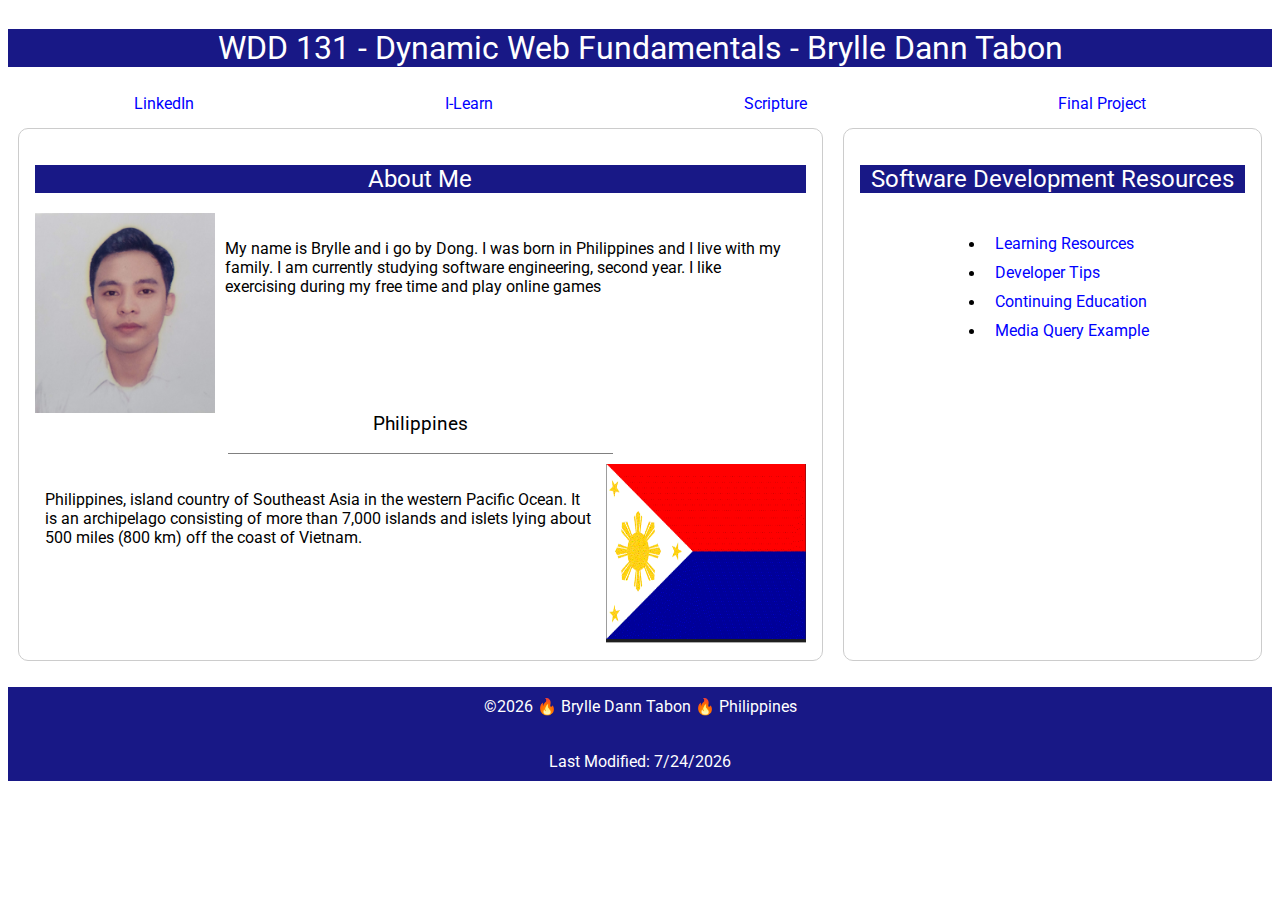
<file: index.html>
<!DOCTYPE html>
<html lang="en">
<head>
    <meta charset="UTF-8">
    <meta name="viewport" content="width=device-width, initial-scale=1.0">
    <meta name="author" content="Brylle Dann Tabon">
    <meta name="description" content="homepage about my personal information, my country and some resources">
    <title>WDD 131 - Dynamic Web Fundamentals - Brylle Dann Tabon</title>

    <link rel="stylesheet" href="week01/styles/base.css">

    <link rel="preconnect" href="https://fonts.googleapis.com">
    <link rel="preconnect" href="https://fonts.gstatic.com" crossorigin>
    <link href="https://fonts.googleapis.com/css2?family=Roboto:wght@100;400&display=swap" rel="stylesheet">

    <script src="week01/scripts/getdates.js" defer></script>
</head>

<body>
    <header>
        <h1>WDD 131 - Dynamic Web Fundamentals - Brylle Dann Tabon</h1>
        <nav>
            <a href="https://www.linkedin.com/in/brylle-dann-tabon-022158256/">LinkedIn</a>
            <a href="https://byui.instructure.com/">I-Learn</a>
            <a href="https://www.churchofjesuschrist.org/study/scriptures/bofm/1-ne/3?lang=eng">Scripture</a>
            <a href="#">Final Project</a>
        </nav>
    </header>

    <main>
        <div class="container">
                <section class="card">
                    <h2>About Me</h2>
                    <div class="name">
                        <img src="week01/images/profilePic(2).jpg" alt="profilePicture" width="180" height="200">
                        <p>My name is Brylle and i go by Dong. I was born in Philippines and I live with my family. I am currently studying software engineering, second year. I like exercising during my free time and play online games</p>
                    </div>  

                    <h3>Philippines</h3>
                    <div class="country">
                        <p>
                            Philippines, island country of Southeast Asia in the western Pacific Ocean. 
                            It is an archipelago consisting of more than 7,000 islands and islets lying about 500 miles 
                            (800 km) off the coast of Vietnam.
                        </p>
                        <img src="week01/images/philippinesflag.png" alt="Philippines Flag" width="200" height="180">
                    </div>
                </section>
         

        
            <section class="card">
                <h2>Software Development Resources</h2>
                <nav>
                    <ul>
                        <li><a href="https://medium.com/zee-palm/top-10-learning-resources-for-software-developers-673b147b7533">Learning Resources</a></li>
                        <li><a href="https://www.codementor.io/learn-programming/how-to-become-a-developer-resources">Developer Tips</a></li>
                        <li><a href="https://fullscale.io/blog/education-resources-for-software-developers/">Continuing Education</a></li>
                        <li><a href="week02/media-query.html">Media Query Example</a></li>
                    </ul>
                </nav>
            </section>
       
    </div>
    
    </main>
    
    <footer>
        <p><span id="copyrightYear"></span> 🔥 Brylle Dann Tabon 🔥 Philippines</p>
        <p><span id="lastModified"></span></p>
    </footer>

</body>
</html>
</file>
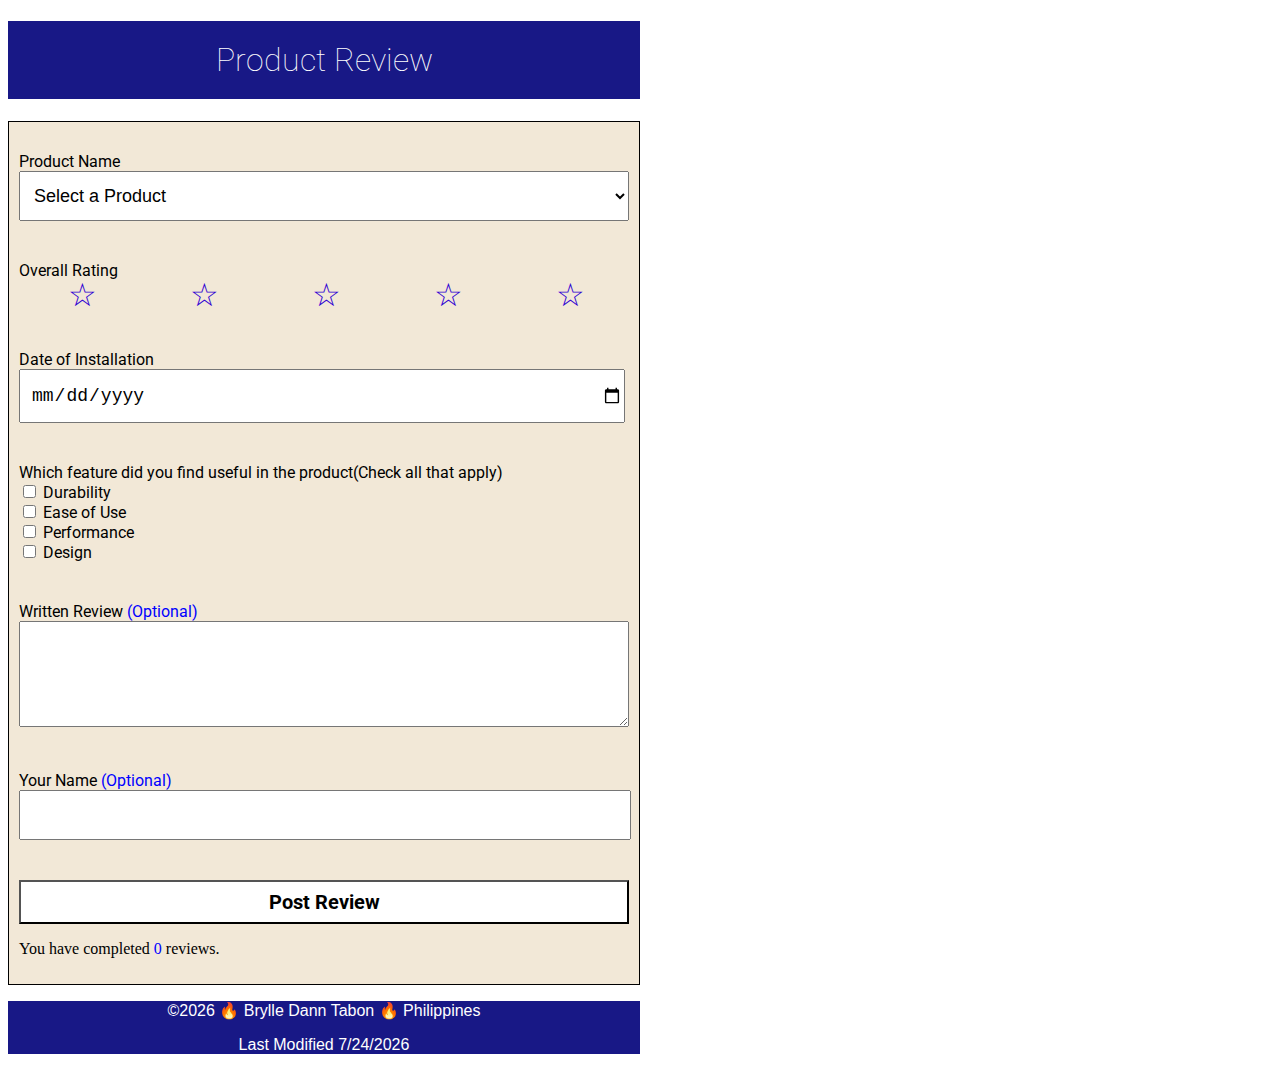
<file: form.html>
<!DOCTYPE html>
<html lang="en">
<head>
    <meta charset="UTF-8">
    <meta name="viewport" content="width=device-width, initial-scale=1.0">
    <title>Document</title>
    <meta name="author" content="Brylle Dann Tabon">
    <meta name="description" content="#">

    <script src="scripts/form.js" defer></script>
    
    <link rel="stylesheet" href="styles/form.css">
    <link rel="preconnect" href="https://fonts.googleapis.com">
    <link rel="preconnect" href="https://fonts.gstatic.com" crossorigin>
    <link href="https://fonts.googleapis.com/css2?family=Roboto:wght@100;400;500&display=swap" rel="stylesheet">
</head>
<body>
    <header>
        <h1>Product Review</h1>
    </header>

    <main>
        <form action="review.html" method="get" id="reviewForm">
            <label for="product-name" class="product">Product Name</label><br>
            <select id="product-name" name="product-name" required>
                <option selected disabled value="">Select a Product</option>
            </select><br>

            
            <label>Overall Rating</label>
            <div class="stars">
                <input type="radio" id="fivestar" name="stars" value="5" required><label for="fivestar"></label>
                <input type="radio" id="fourstar" name="stars" value="4" required><label for="fourstar"></label>
                <input type="radio" id="threestar" name="stars" value="3" required><label for="threestar"></label>
                <input type="radio" id="twostar" name="stars" value="2" required><label for="twostar"></label>
                <input type="radio" id="onestar" name="stars" value="1" required><label for="onestar"></label>
            </div>

            <label for="installDate">Date of Installation</label><br>
            <input type="date" id="installDate" name="installDate" required><br>
            
            <div class="feature">
                <label>Which feature did you find useful in the product(Check all that apply)</label><br>

                <input type="checkbox" id="feature1" name="feature1" value="durability">
                <label for="feature1">Durability</label><br>
                
                <input type="checkbox" id="feature2" name="feature2" value="ease of use">
                <label for="feature2">Ease of Use</label><br>

                <input type="checkbox" id="feature3" name="feature3" value="performance">
                <label for="feature3">Performance</label><br>

                <input type="checkbox" id="feature4" name="feature4" value="design">
                <label for="feature4">Design</label><br>
            </div>

            <label for="writtenReview">Written Review <span>(Optional)</span></label><br>
            <textarea id="writtenReview" name="writtenReview"></textarea><br>

            <label for="userName">Your Name <span>(Optional)</span></label><br>
            <input type="text" id="userName" name="userName"><br>

            <input type="submit" value="Post Review">
            <p>You have completed <span id="reviews-completed"></span> reviews.</p>
        </form>
    </main>

    <footer>
        <p><span id="copyrightYear"></span> 🔥 Brylle Dann Tabon 🔥 Philippines</p>
        <p><span id="lastModified"></span></p>
    </footer>
</body>
</html>
</file>
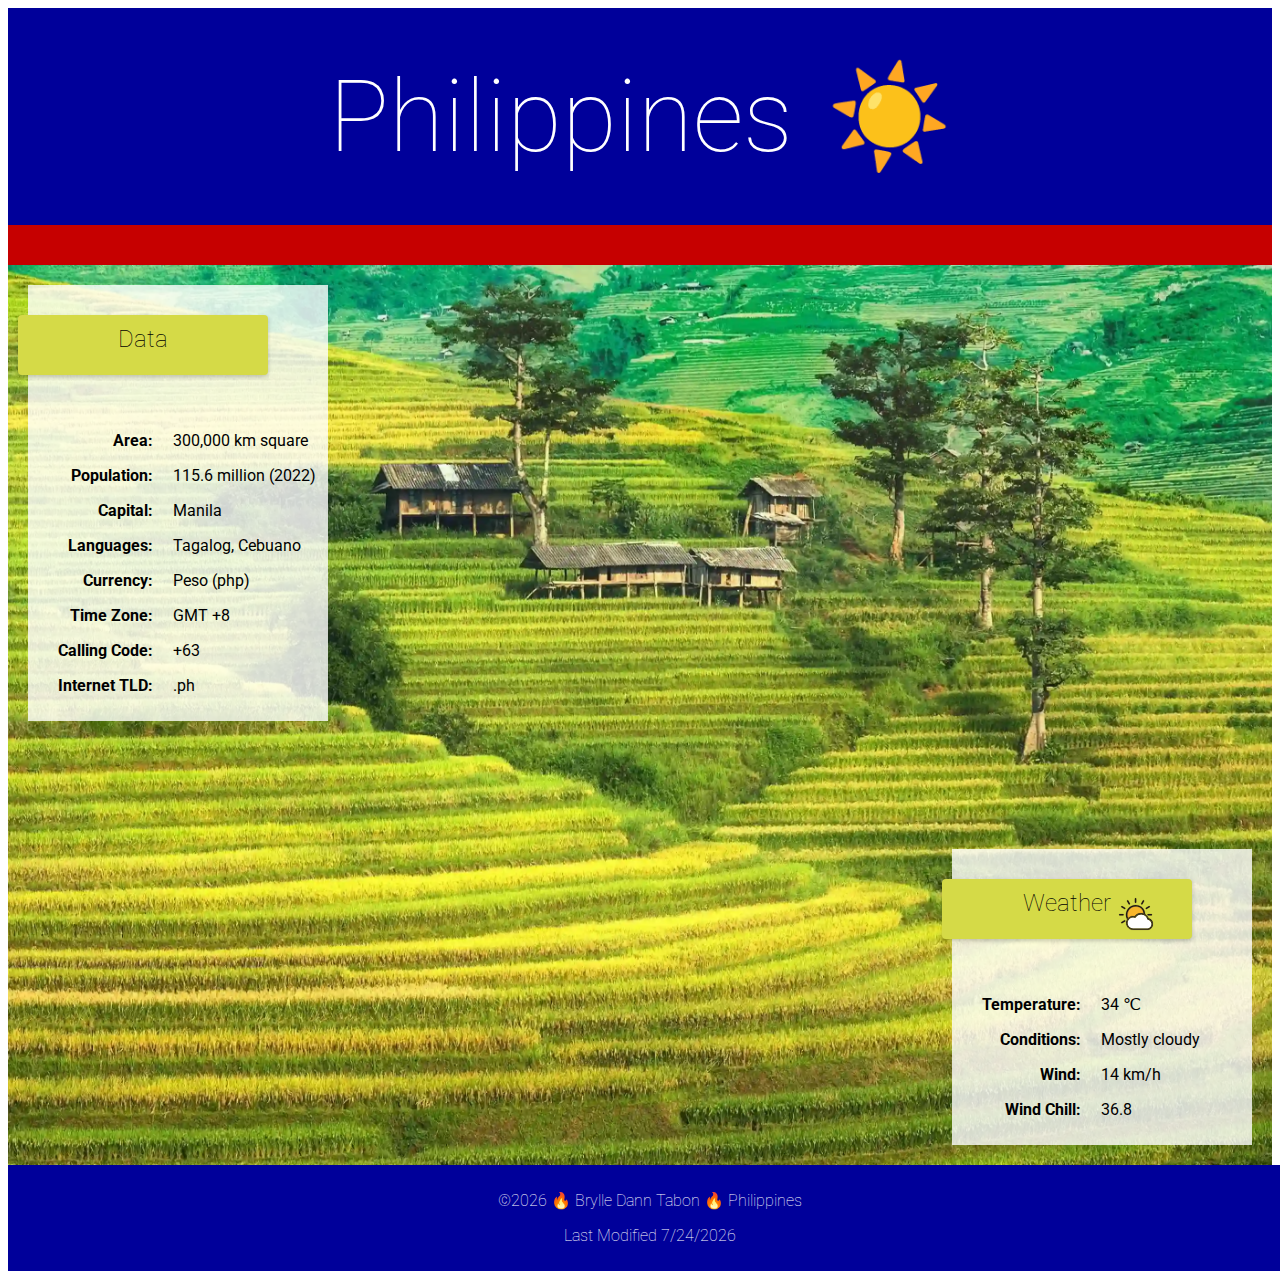
<file: place.html>
<!DOCTYPE html>
<html lang="en">
<head>
    <meta charset="UTF-8">
    <meta name="viewport" content="width=device-width, initial-scale=1.0">
    <title>Document</title>
    <meta name="author" content="Brylle Dann Tabon">
    <meta name="description" content="country webpage">

    <link rel="stylesheet" href="styles/place.css">
    <link rel="stylesheet" href="styles/place-small-view.css">
    <link rel="stylesheet" href="styles/place-wide-view.css">
    <script src="scripts/place.js" defer></script>
    <link rel="preconnect" href="https://fonts.googleapis.com">
    <link rel="preconnect" href="https://fonts.gstatic.com" crossorigin>
    <link href="https://fonts.googleapis.com/css2?family=Roboto:wght@100;400&display=swap" rel="stylesheet">
</head>
<body>
    <header>
        <h1>Philippines</h1>
    </header>
    <main>
        <div class="empty-space"> 

        </div>
        <div class="hero-image">
            <picture>
                <source srcset="images/wide-view-sample.webp" media="(min-width:700px)">
                <img src="images/portrait-view.webp" alt="portrait-view-rice-terraces">
            </picture>
            <aside>
                <h2>Data</h2>
                <div class="data-card">
                <div>
                    <p>Area:</p>
                    <p>Population:</p>
                    <p>Capital:</p>
                    <p>Languages:</p>
                    <p>Currency:</p>
                    <p>Time Zone:</p>
                    <p>Calling Code:</p>
                    <p>Internet TLD:</p>
                </div>
                <div class="second-div">
                    <p>300,000 km square</p>
                    <p>115.6 million (2022)</p>
                    <p>Manila</p>
                    <p>Tagalog, Cebuano</p>
                    <p>Peso (php)</p>
                    <p>GMT +8</p>
                    <p>+63</p>
                    <p>.ph</p>
                </div>
            </div>
            </aside>

            <aside>
            <div class="header-with-image">
                <h2>Weather <img src="images/1530391_weather_clouds_sun_sunny_icon.svg" alt="weather icon svg"></h2>
                <img src="images/clouds-img.png" alt="clouds-img" class="weather-icon">
            </div>
            <div class="data-card">
                <div>
                    <p>Temperature:</p>
                    <p>Conditions:</p>
                    <p>Wind:</p>
                    <p>Wind Chill:</p>
                </div>
                <div class="second-div">
                    <p>34 ℃</p>
                    <p>Mostly cloudy</p>
                    <p>14 km/h</p>
                    <p><span id='windchill'></span></p>
                </div>
            </div>
            </aside>
        </div>
    </main>

    <footer>
        <p><span id="copyrightYear"></span> 🔥 Brylle Dann Tabon 🔥 Philippines</p>
        <p><span id="lastModified"></span></p>
    </footer>
</body>
</html>
</file>
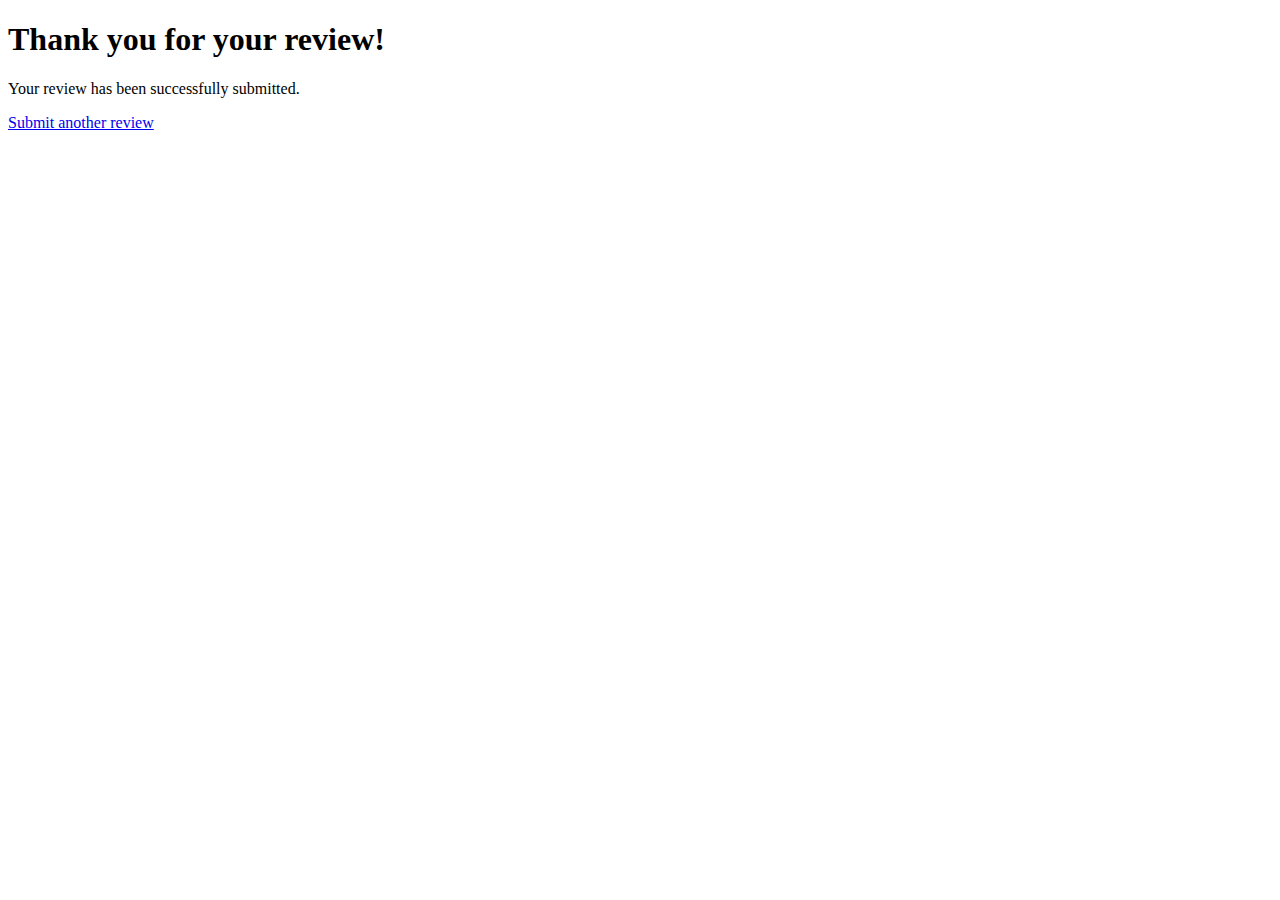
<file: review.html>
<!DOCTYPE html>
<html lang="en">
<head>
    <meta charset="UTF-8">
    <meta name="viewport" content="width=device-width, initial-scale=1.0">
    <title>Review Submitted</title>
</head>
<body>
    <h1>Thank you for your review!</h1>
    <p>Your review has been successfully submitted.</p>
    <a href="form.html">Submit another review</a>
</body>
</html>
</file>
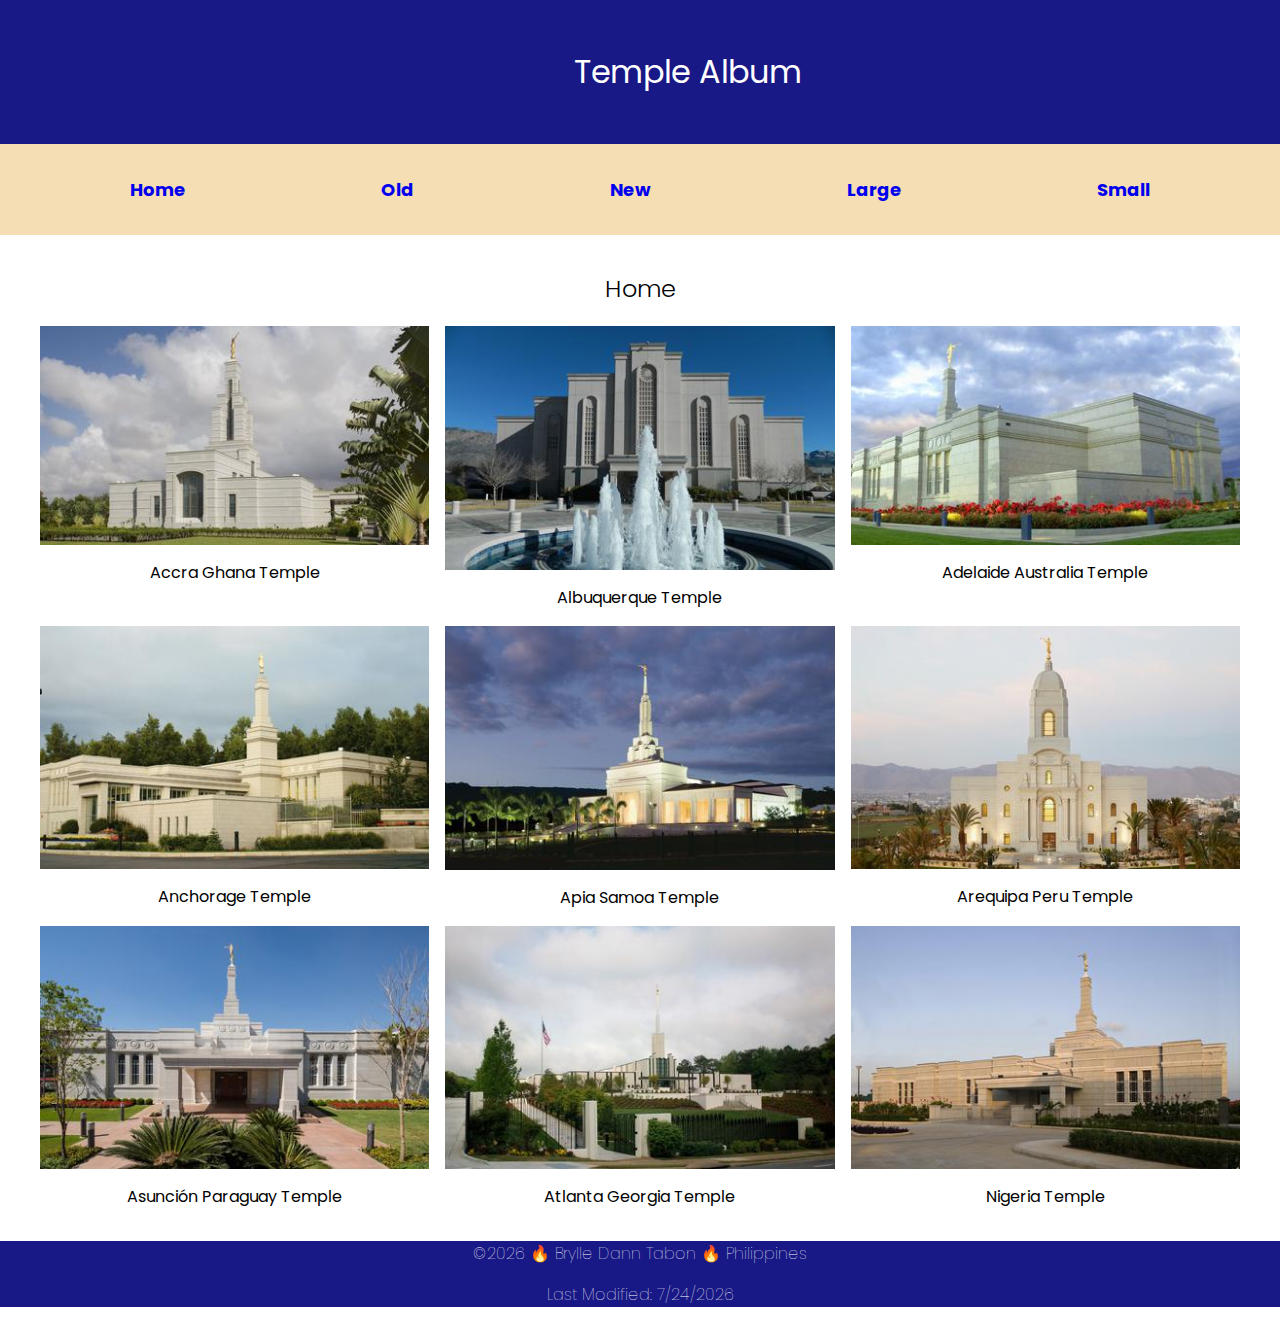
<file: temples.html>
<!DOCTYPE html>
<html lang="en">
<head>
    <meta charset="UTF-8">
    <meta name="viewport" content="width=device-width, initial-scale=1.0">
    <title>Temple Album</title>
    <meta name="author" content="Brylle Dann Tabon">
    <meta name="description" content="temples">

    <link rel="stylesheet" href="styles/temples.css">
    <link rel="stylesheet" href="styles/temples-large.css">

    <script src="scripts/temples.js" defer></script>

    <link rel="preconnect" href="https://fonts.googleapis.com">
    <link rel="preconnect" href="https://fonts.gstatic.com" crossorigin>
    <link href="https://fonts.googleapis.com/css2?family=Montserrat:ital,wght@0,100..900;1,100..900&family=Poppins:wght@300;400;700&family=Roboto:ital,wght@0,100;0,300;0,400;0,500;0,700;0,900;1,100;1,300;1,400;1,500;1,700;1,900&display=swap" rel="stylesheet">
</head>
<body>
    <header>
        <h1>Temple Album</h1>
        <nav id="menu">
            <span class="menu-icon" onclick="toggleMenu()">☰</span>
            <ul>
                <li><a href="#">Home</a></li>
                <li><a href="#">Old</a></li>
                <li><a href="#">New</a></li>
                <li><a href="#">Large</a></li>
                <li><a href="#">Small</a></li>
            </ul>
        </nav>
    </header>

    <main>
        <h2>Home</h2>
        <div class="templeImages">
            <figure>
                <img src="week02/images/Accra-Ghana-Temple.jpg" alt="Temple 1" width="300" height="200">
                <figcaption>Accra Ghana Temple</figcaption> 
            </figure>

            <figure>
                <img src="week02/images/albuquerque-temple.jpg" alt="Temple 2" width="300" height="200">
                <figcaption>Albuquerque Temple</figcaption> 
            </figure>

            <figure>
                <img src="week02/images/adelaide-australia-Temple.jpg" alt="Temple 3" width="300" height="200">
                <figcaption>Adelaide Australia Temple</figcaption> 
            </figure>

            <figure>
                <img src="week02/images/anchorage-temple.jpg" alt="Temple 4" width="300" height="200">
                <figcaption>Anchorage Temple</figcaption> 
            </figure>

            <figure>
                <img src="week02/images/apia-samoa-temple.jpg" alt="Temple 5" width="300" height="200">
                <figcaption>Apia Samoa Temple</figcaption> 
            </figure>

            <figure>
                <img src="week02/images/Arequipa-Peru-Temple.jpeg" alt="Temple 6" width="300" height="200">
                <figcaption>Arequipa Peru Temple</figcaption> 
            </figure>

            <figure>
                <img src="week02/images/Asunción-Paraguay-Temple.jpeg" alt="Temple 7" width="300" height="200">
                <figcaption>Asunción Paraguay Temple</figcaption> 
            </figure>

            <figure>
                <img src="week02/images/atlanta-georgia-temple.jpg" alt="Temple 8" width="300" height="200">
                <figcaption>Atlanta Georgia Temple</figcaption> 
            </figure>

            <figure>
                <img src="week02/images/nigeria-temple.jpg" alt="Temple 9" width="300" height="200">
                <figcaption>Nigeria Temple</figcaption> 
            </figure>
        </div>
    </main>

    <footer>
        <p><span id="copyrightYear"></span> 🔥 Brylle Dann Tabon 🔥 Philippines</p>
        <p><span id="lastModified"></span></p>
    </footer>
</body>
</html>
</file>
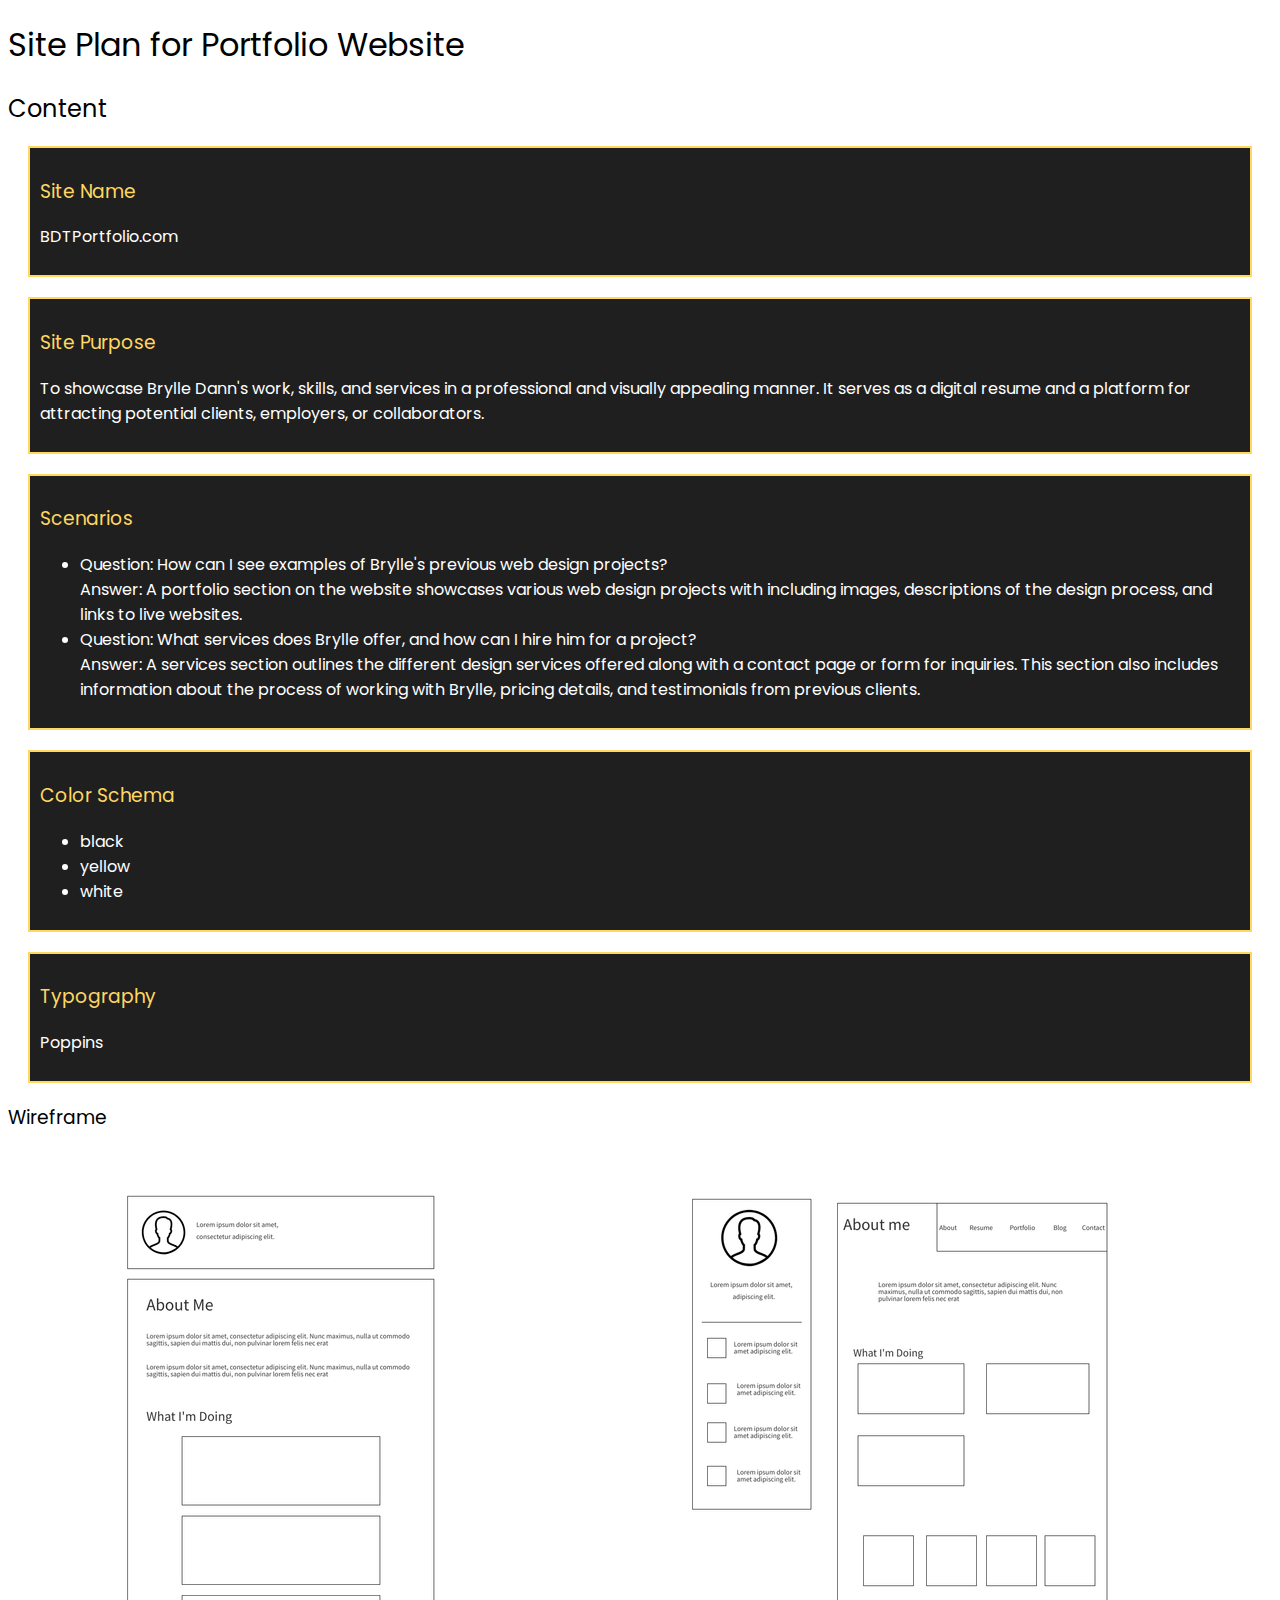
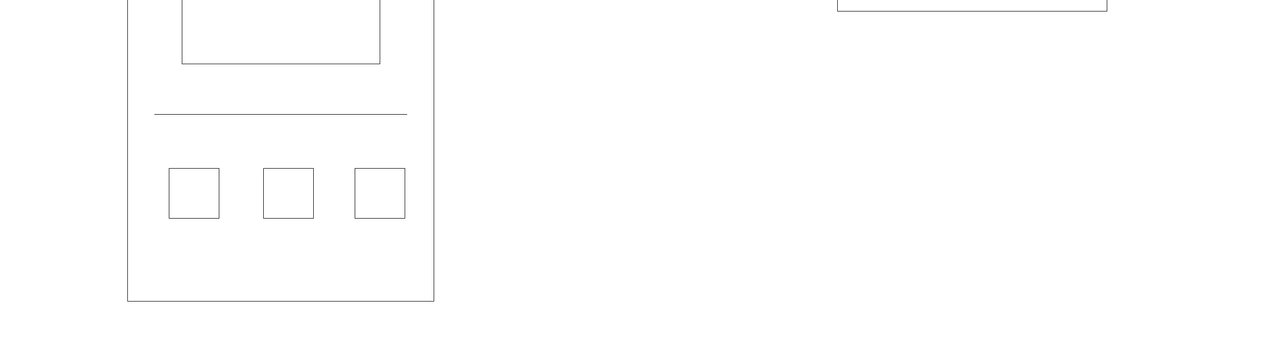
<file: project/siteplan.html>
<!DOCTYPE html>
<html lang="en">
<head>
    <meta charset="UTF-8">
    <meta name="viewport" content="width=device-width, initial-scale=1.0">
    <title>BDTPortfolio.com</title>
    <meta name="Author" content="Brylle Dann Tabon">
    <meta name="Description" content="Site Plan">
    <link rel="stylesheet" href="siteplan.css">
    <link rel="preconnect" href="https://fonts.googleapis.com">
    <link rel="preconnect" href="https://fonts.gstatic.com" crossorigin>
    <link href="https://fonts.googleapis.com/css2?family=Poppins&display=swap" rel="stylesheet">
</head>
<body>
    <header>
        <h1>Site Plan for Portfolio Website</h1>
    </header>

    <main>
        <h2>Content</h2>

        <div>
        <h3>Site Name</h3>
        <p>BDTPortfolio.com</p>
        </div>

        <div>
        <h3>Site Purpose</h3>
        <p>To showcase Brylle Dann's work, skills, and services in a professional and visually appealing manner.
             It serves as a digital resume and a platform for attracting potential clients, employers, or collaborators. </p>
        </div>

        <div>
            <h3>Scenarios</h3>
            <ul>
              <li>
                <strong>Question:</strong> How can I see examples of Brylle's previous web design projects?
                <br>
                <strong>Answer:</strong> A portfolio section on the website showcases various web design projects with including images, descriptions of the design process, and links to live websites.
              </li>
              <li>
                <strong>Question:</strong> What services does Brylle offer, and how can I hire him for a project?
                <br>
                <strong>Answer:</strong> A services section outlines the different design services offered along with a contact page or form for inquiries. This section also includes information about the process of working with Brylle, pricing details, and testimonials from previous clients.
              </li>
            </ul>
          </div>
          

        <div>
        <h3>Color Schema</h3>
        <ul>
            <li>black</li>
            <li>yellow</li>
            <li>white</li>
        </ul>
        </div>

        <div>
        <h3>Typography</h3>
        <p>Poppins</p>

        </div>
        <h3>Wireframe</h3>
        <img src="images/mobile-view-portf.webp" alt="mobile view" class="firstImg">
        <img src="images/wideveiw-portfolio.webp" alt="wide view" class="secondImg">
    </main>

    <footer></footer>
</body>
</html>
</file>
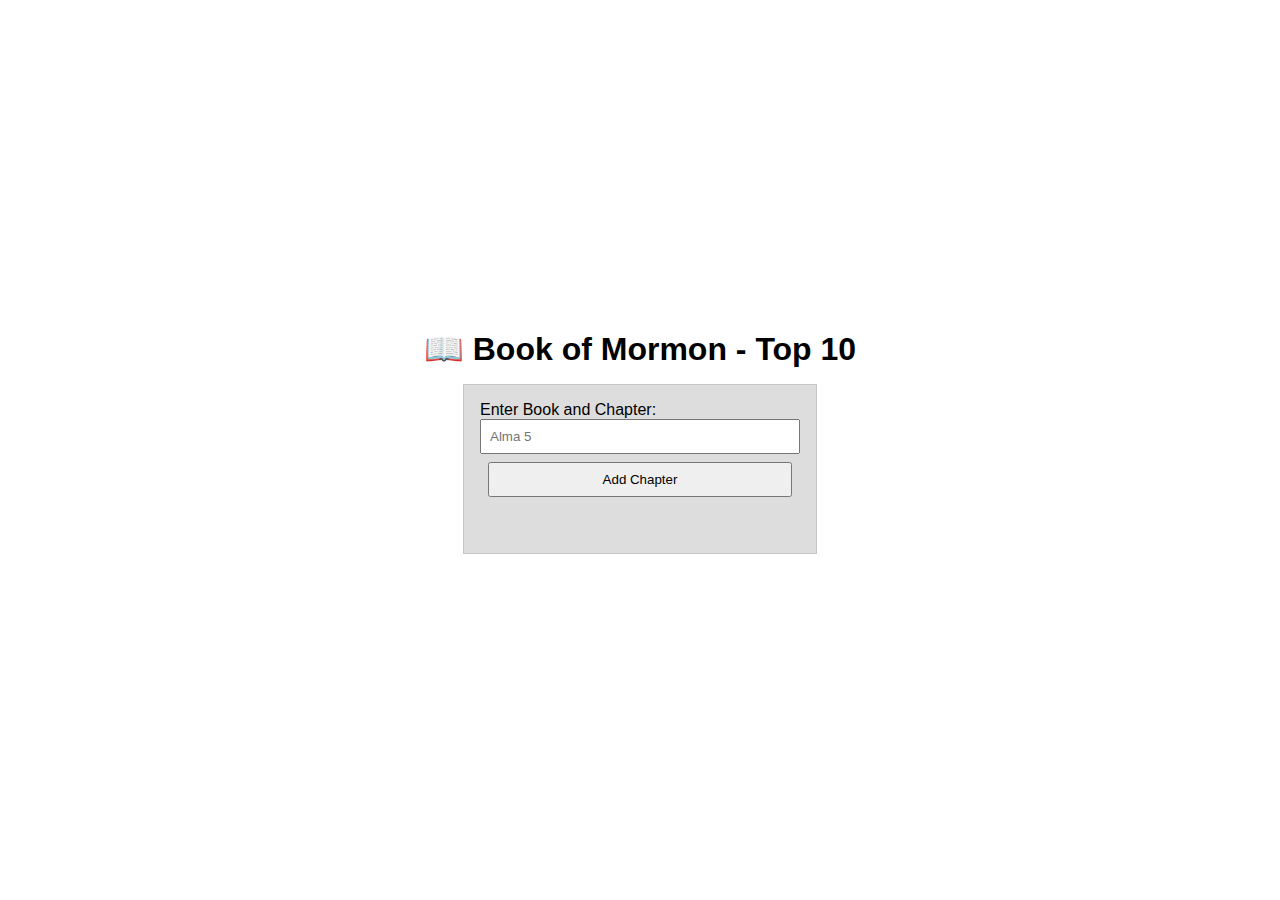
<file: week02/bom.html>
<!DOCTYPE html>
<html lang="en">
    <head>
        <meta charset="UTF-8">
        <meta name="viewport" content="width=device-width, initial-scale=1.0">
        <title>Document</title>
        <meta name="author" content="Brylle Dann Tabon">
        <meta name="description" content="Cook of mormon chapter - DOM manipulation">
        <link rel="stylesheet" href="styles/bom.css">
        <script src="scripts/bom.js" defer></script>
    </head>
    <body>
            <h1>📖 Book of Mormon - Top 10</h1>
        <main>
            <label for="favchap">Enter Book and Chapter: </label>
            <input type="text" id="favchap" placeholder="Alma 5">
            <button type="submit">Add Chapter</button>
            <ul id="list"></ul>
        </main>
    </body>
</html>
</file>
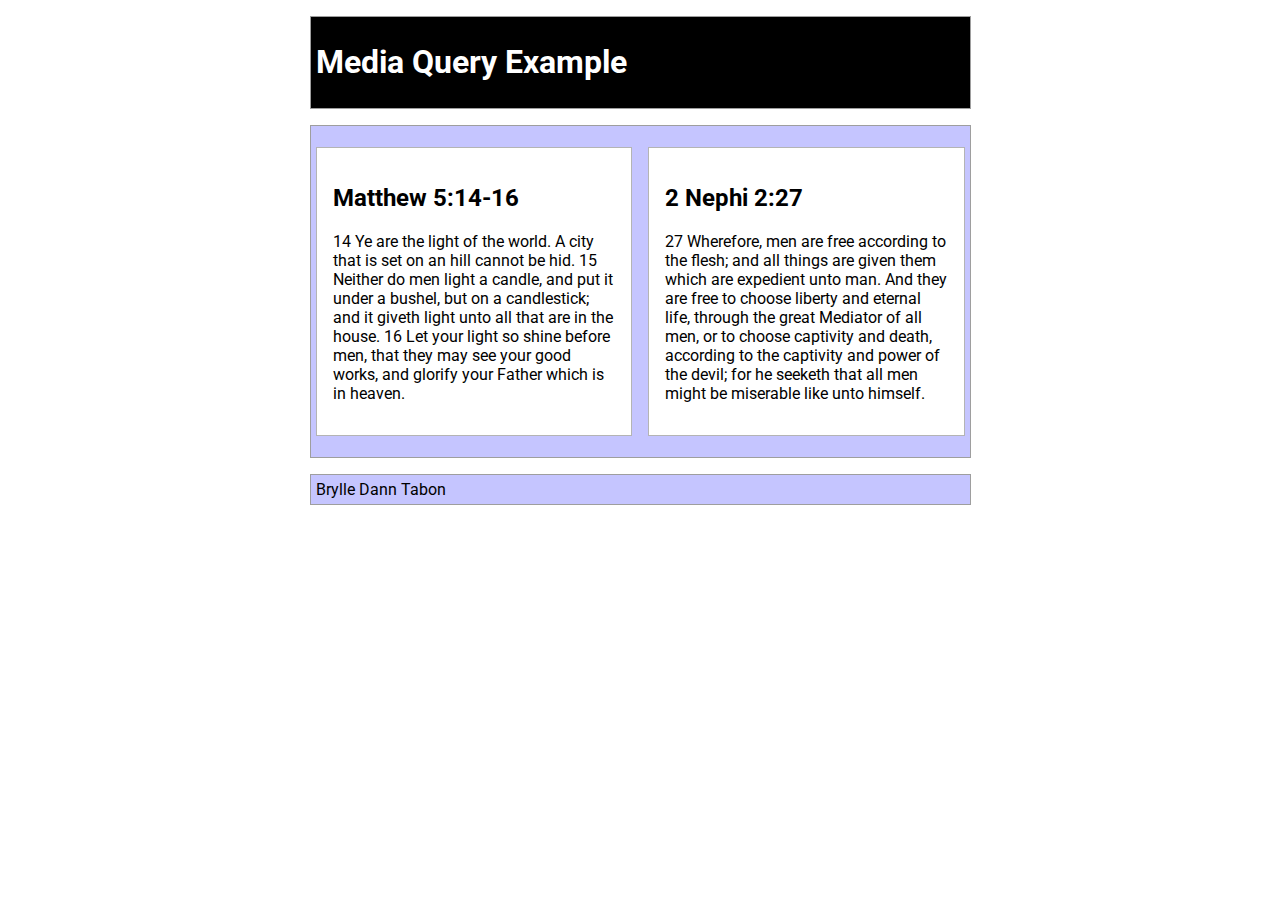
<file: week02/media-query.html>
<!DOCTYPE html>
<html lang="en">
<head>
    <meta charset="UTF-8">
    <meta name="viewport" content="width=device-width, initial-scale=1.0">
    <title>Document</title>
    <meta name="description" content="">
    <meta name="author" content="Brylle Dann Tabon">

    <link rel="preconnect" href="https://fonts.googleapis.com">
    <link rel="preconnect" href="https://fonts.gstatic.com" crossorigin>
    <link href="https://fonts.googleapis.com/css2?family=Roboto&display=swap" rel="stylesheet">

    <link rel="stylesheet" href="styles/media-query.css">
    <link rel="stylesheet" href="styles/media-query-large.css">
</head>
<body>
    <header>
        <h1>Media Query Example</h1>
    </header>

    <main>
        <section>
            <h2>Matthew 5:14-16</h2>
            <p>14 Ye are the light of the world. A city that is set on an hill cannot be hid.
                15 Neither do men light a candle, and put it under a bushel, but on a candlestick; and it giveth light unto all that are in the house.
                16 Let your light so shine before men, that they may see your good works, and glorify your Father which is in heaven.</p>
        </section>

        <section>
            <h2>2 Nephi 2:27</h2>
            <p>27 Wherefore, men are free according to the flesh; and all things are given them which are expedient unto man.
                 And they are free to choose liberty and eternal life, through the great Mediator of all men, 
                 or to choose captivity and death, according to the captivity and power of the devil; for he seeketh 
                 that all men might be miserable like unto himself.</p>
        </section>
    </main>
    <footer>
        Brylle Dann Tabon
    </footer>
</body>

</html>
</file>
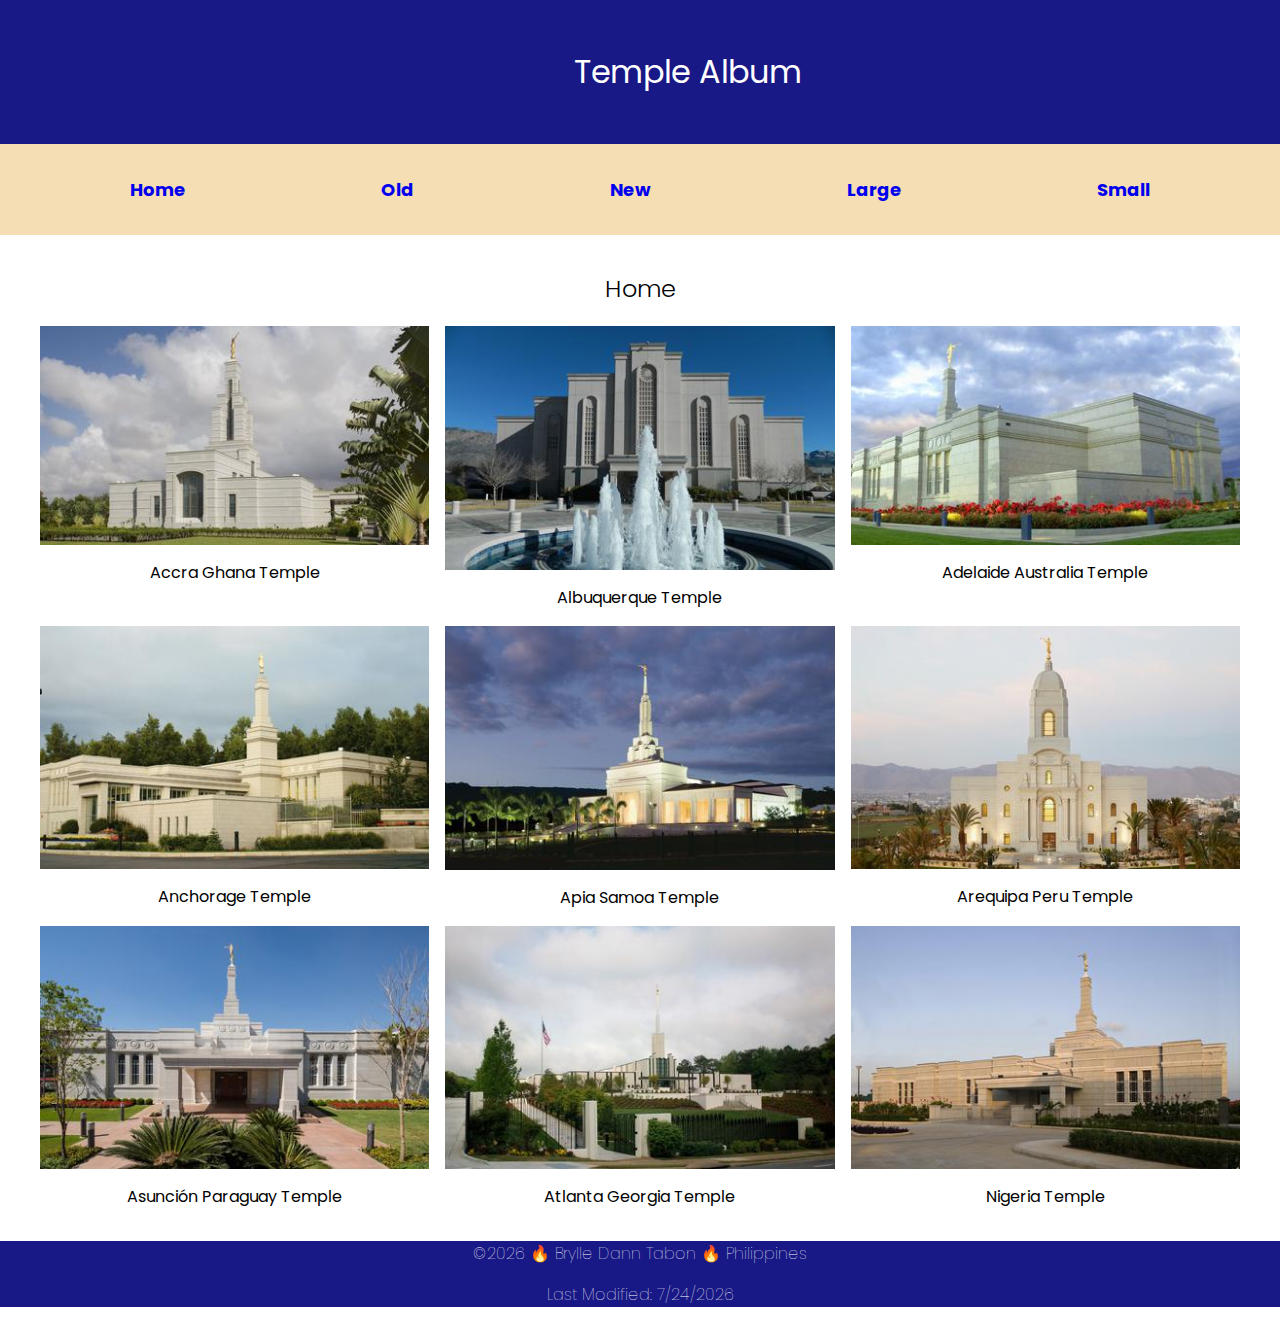
<file: week02/temples.html>
<!DOCTYPE html>
<html lang="en">
<head>
    <meta charset="UTF-8">
    <meta name="viewport" content="width=device-width, initial-scale=1.0">
    <title>Temple Album</title>
    <meta name="author" content="Brylle Dann Tabon">
    <meta name="description" content="temples">

    <link rel="stylesheet" href="styles/temples.css">
    <link rel="stylesheet" href="styles/temples-large.css">

    <script src="scripts/temples.js" defer></script>

    <link rel="preconnect" href="https://fonts.googleapis.com">
    <link rel="preconnect" href="https://fonts.gstatic.com" crossorigin>
    <link href="https://fonts.googleapis.com/css2?family=Montserrat:ital,wght@0,100..900;1,100..900&family=Poppins:wght@300;400;700&family=Roboto:ital,wght@0,100;0,300;0,400;0,500;0,700;0,900;1,100;1,300;1,400;1,500;1,700;1,900&display=swap" rel="stylesheet">
</head>
<body>
    <header>
        <h1>Temple Album</h1>
        <nav id="menu">
            <span class="menu-icon" onclick="toggleMenu()">☰</span>
            <ul>
                <li><a href="#">Home</a></li>
                <li><a href="#">Old</a></li>
                <li><a href="#">New</a></li>
                <li><a href="#">Large</a></li>
                <li><a href="#">Small</a></li>
            </ul>
        </nav>
    </header>

    <main>
        <h2>Home</h2>
        <div class="templeImages">
            <figure>
                <img src="images/Accra-Ghana-Temple.jpg" alt="Temple 1" width="300" height="200">
                <figcaption>Accra Ghana Temple</figcaption> 
            </figure>

            <figure>
                <img src="images/albuquerque-temple.jpg" alt="Temple 2" width="300" height="200">
                <figcaption>Albuquerque Temple</figcaption> 
            </figure>

            <figure>
                <img src="images/adelaide-australia-Temple.jpg" alt="Temple 3" width="300" height="200">
                <figcaption>Adelaide Australia Temple</figcaption> 
            </figure>

            <figure>
                <img src="images/anchorage-temple.jpg" alt="Temple 4" width="300" height="200">
                <figcaption>Anchorage Temple</figcaption> 
            </figure>

            <figure>
                <img src="images/apia-samoa-temple.jpg" alt="Temple 5" width="300" height="200">
                <figcaption>Apia Samoa Temple</figcaption> 
            </figure>

            <figure>
                <img src="images/Arequipa-Peru-Temple.jpeg" alt="Temple 6" width="300" height="200">
                <figcaption>Arequipa Peru Temple</figcaption> 
            </figure>

            <figure>
                <img src="images/Asunción-Paraguay-Temple.jpeg" alt="Temple 7" width="300" height="200">
                <figcaption>Asunción Paraguay Temple</figcaption> 
            </figure>

            <figure>
                <img src="images/atlanta-georgia-temple.jpg" alt="Temple 8" width="300" height="200">
                <figcaption>Atlanta Georgia Temple</figcaption> 
            </figure>

            <figure>
                <img src="images/nigeria-temple.jpg" alt="Temple 9" width="300" height="200">
                <figcaption>Nigeria Temple</figcaption> 
            </figure>
        </div>
    </main>

    <footer>
        <p><span id="copyrightYear"></span> 🔥 Brylle Dann Tabon 🔥 Philippines</p>
        <p><span id="lastModified"></span></p>
    </footer>
</body>
</html>
</file>
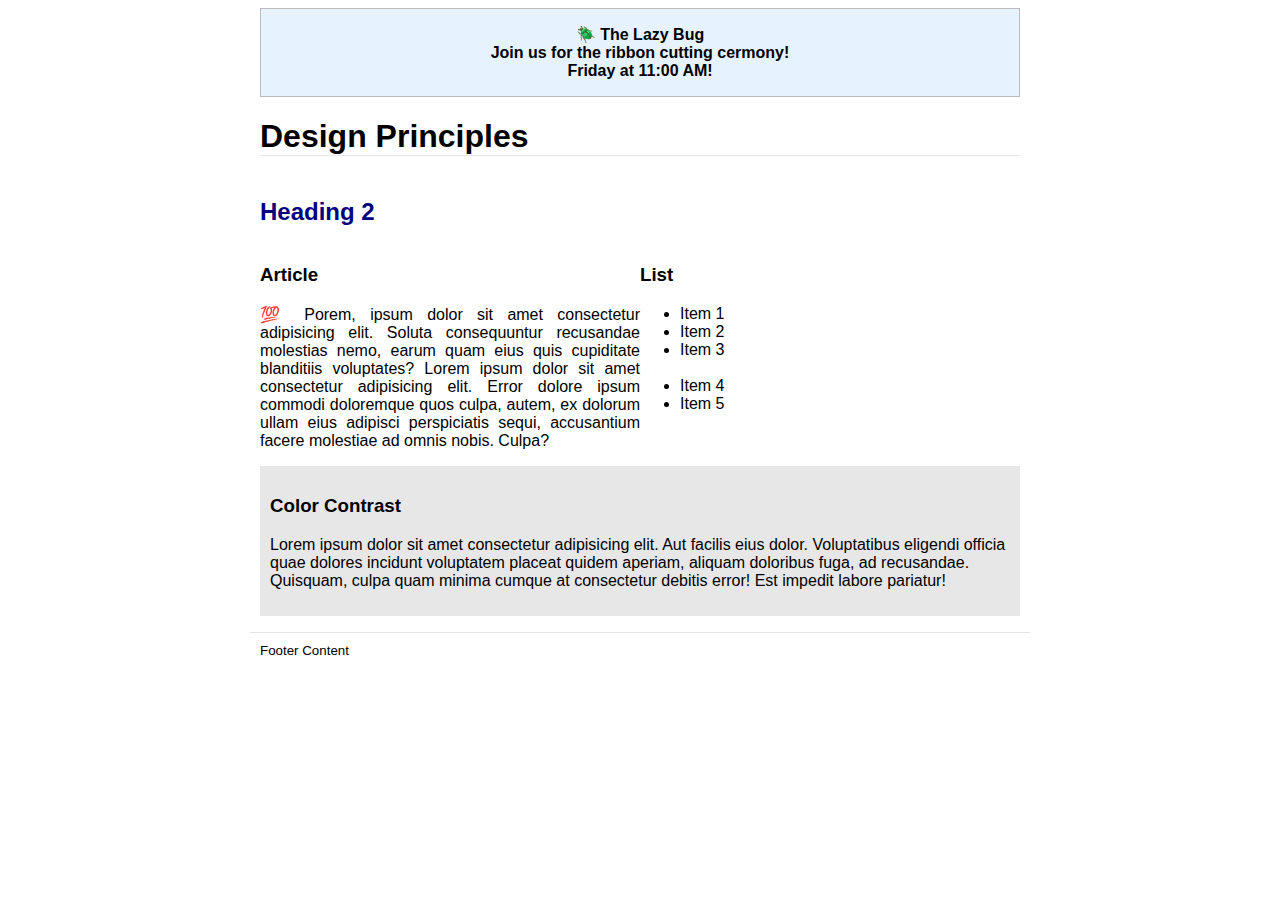
<file: week03/design.html>
<!DOCTYPE html>
<html lang="en">
<head>
    <meta charset="UTF-8">
    <meta name="viewport" content="width=device-width, initial-scale=1.0">
    <title>Document</title>
    <meta name="author" content="Brylle Dann Tabon">
    <meta name="description" content="design">

    <link rel="stylesheet" href="styles/design.css">
</head>
<body>
    <header>
        <div class="banner">🪲 The Lazy Bug<br>Join us for the ribbon cutting cermony!<br>Friday at 11:00 AM!</div>
        <h1>Design Principles</h1>
    </header>
    <main>
        <h2>Heading 2</h2>
        <section>
            <h3>Article</h3>
            <article>
                <p>💯 Porem, ipsum dolor sit amet consectetur adipisicing elit. Soluta consequuntur recusandae molestias nemo, earum quam eius quis cupiditate blanditiis voluptates? Lorem ipsum dolor sit amet consectetur adipisicing elit. Error dolore ipsum commodi doloremque quos culpa, autem, ex dolorum ullam eius adipisci perspiciatis sequi, accusantium facere molestiae ad omnis nobis. Culpa?</p>
            </article>
        </section>
        <section>
            <h3>List</h3>
            <ul>
                <li>Item 1</li>
                <li>Item 2</li>
                <li>Item 3<br><br></li>
                <li>Item 4</li>
                <li>Item 5</li>
            </ul>
        </section>
        <div class="callout">
            <h3>Color Contrast</h3>
            <p>Lorem ipsum dolor sit amet consectetur adipisicing elit. Aut facilis eius dolor. Voluptatibus eligendi officia quae dolores incidunt voluptatem placeat quidem aperiam, aliquam doloribus fuga, ad recusandae. Quisquam, culpa quam minima cumque at consectetur debitis error! Est impedit labore pariatur!</p>
        </div>
    </main>
    <footer>
        Footer Content
    </footer>
</body>
</html>
</file>
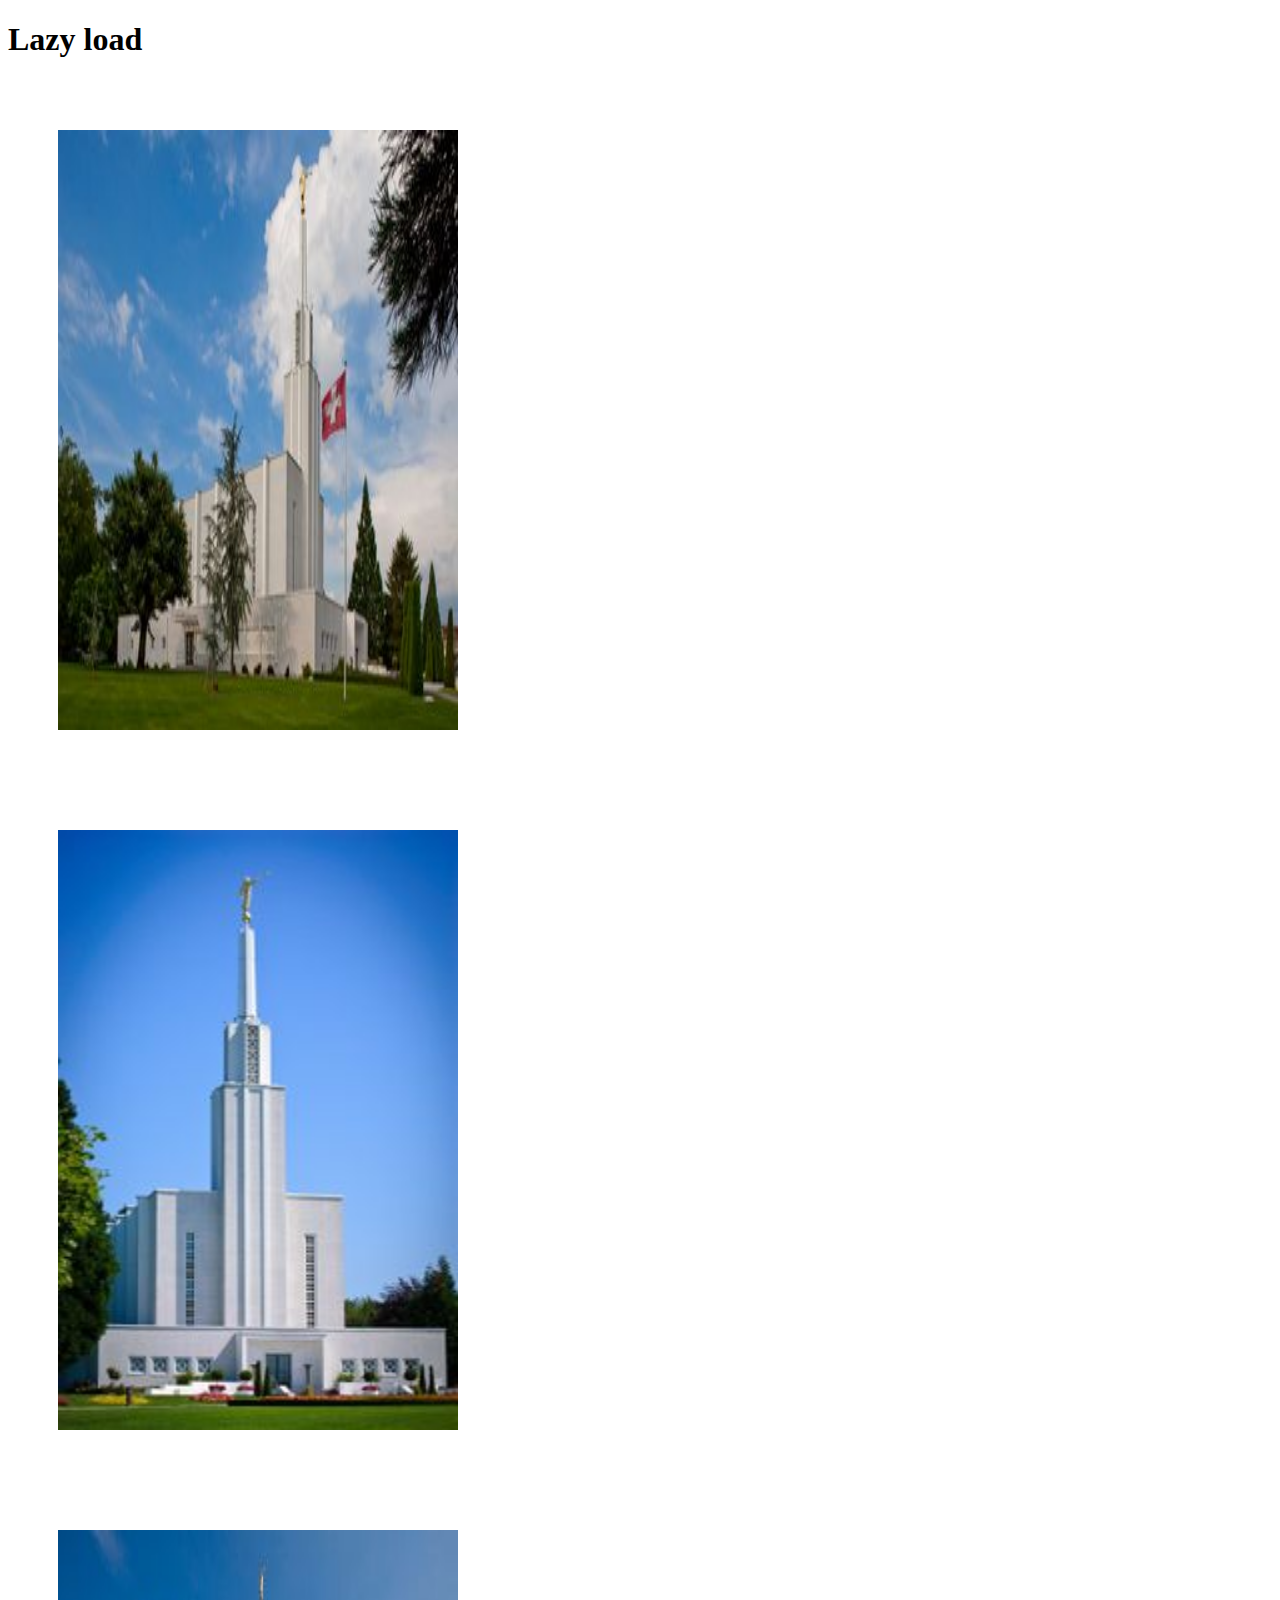
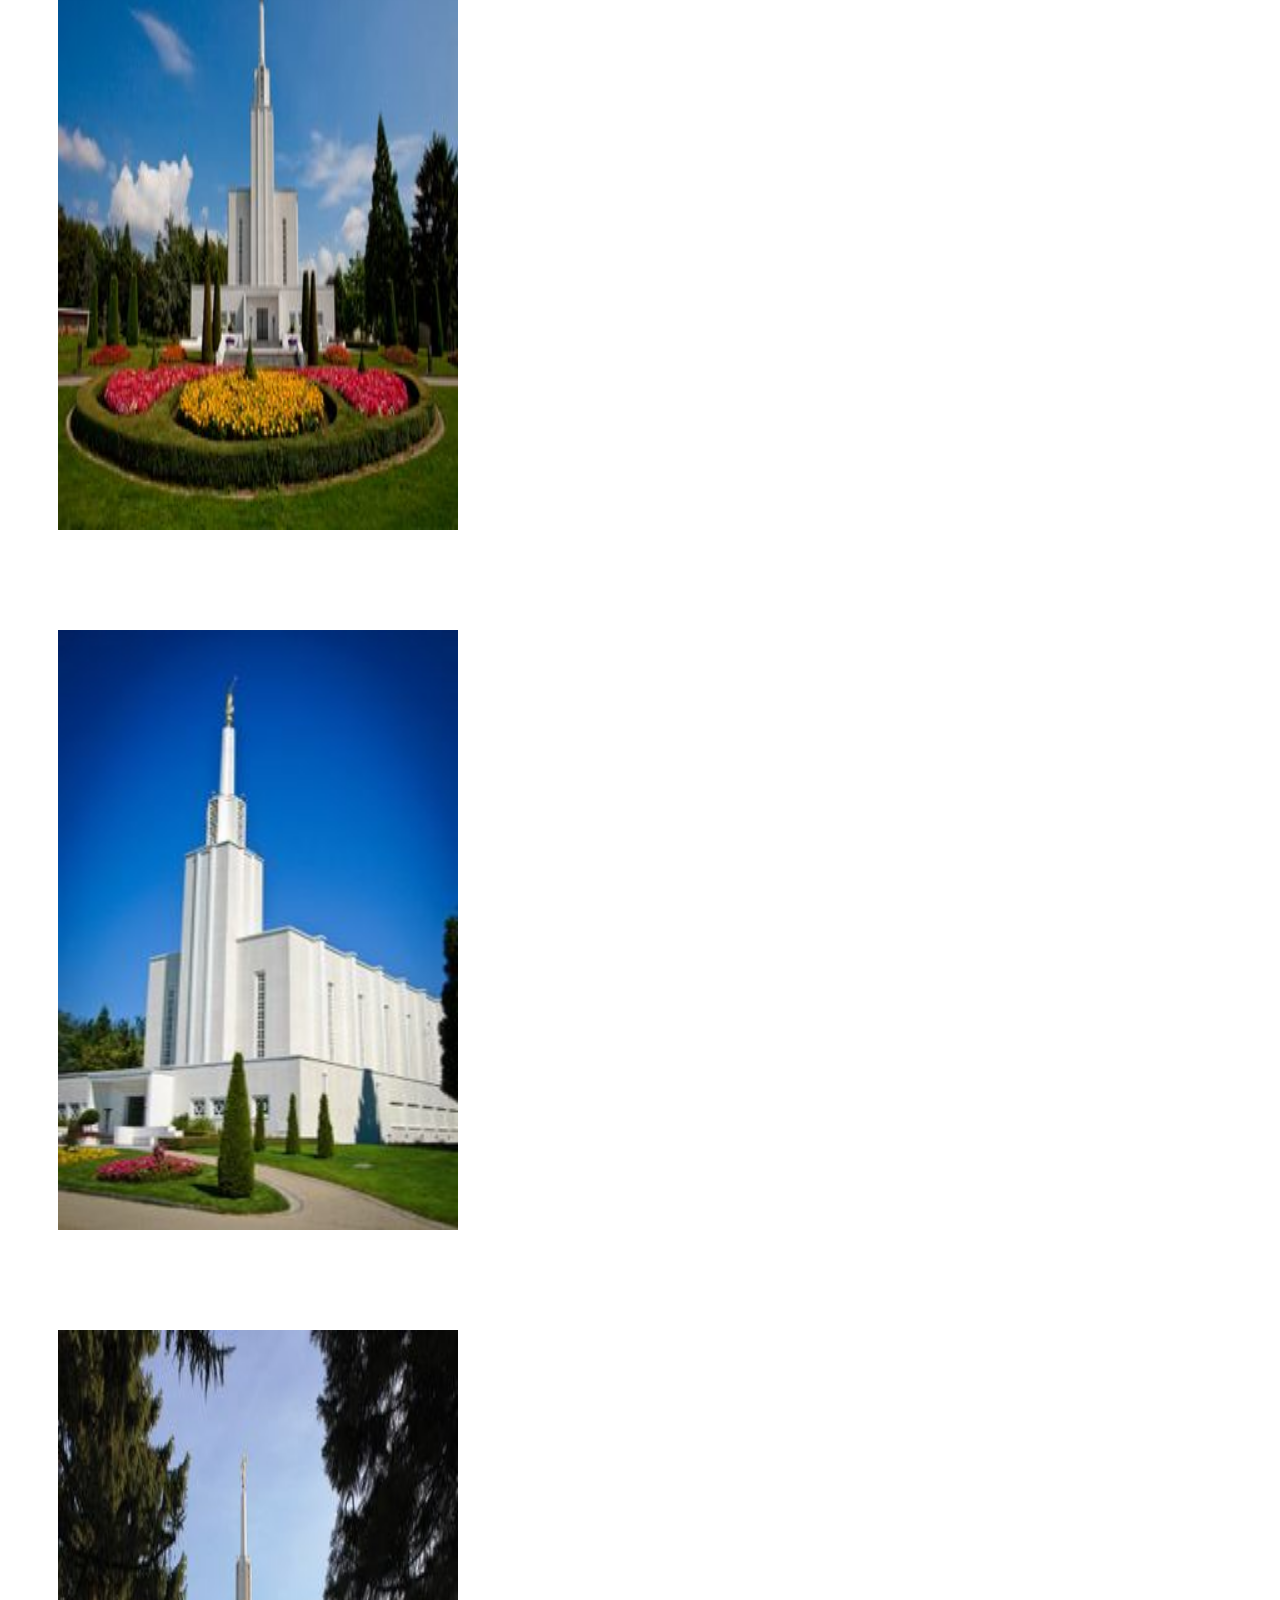
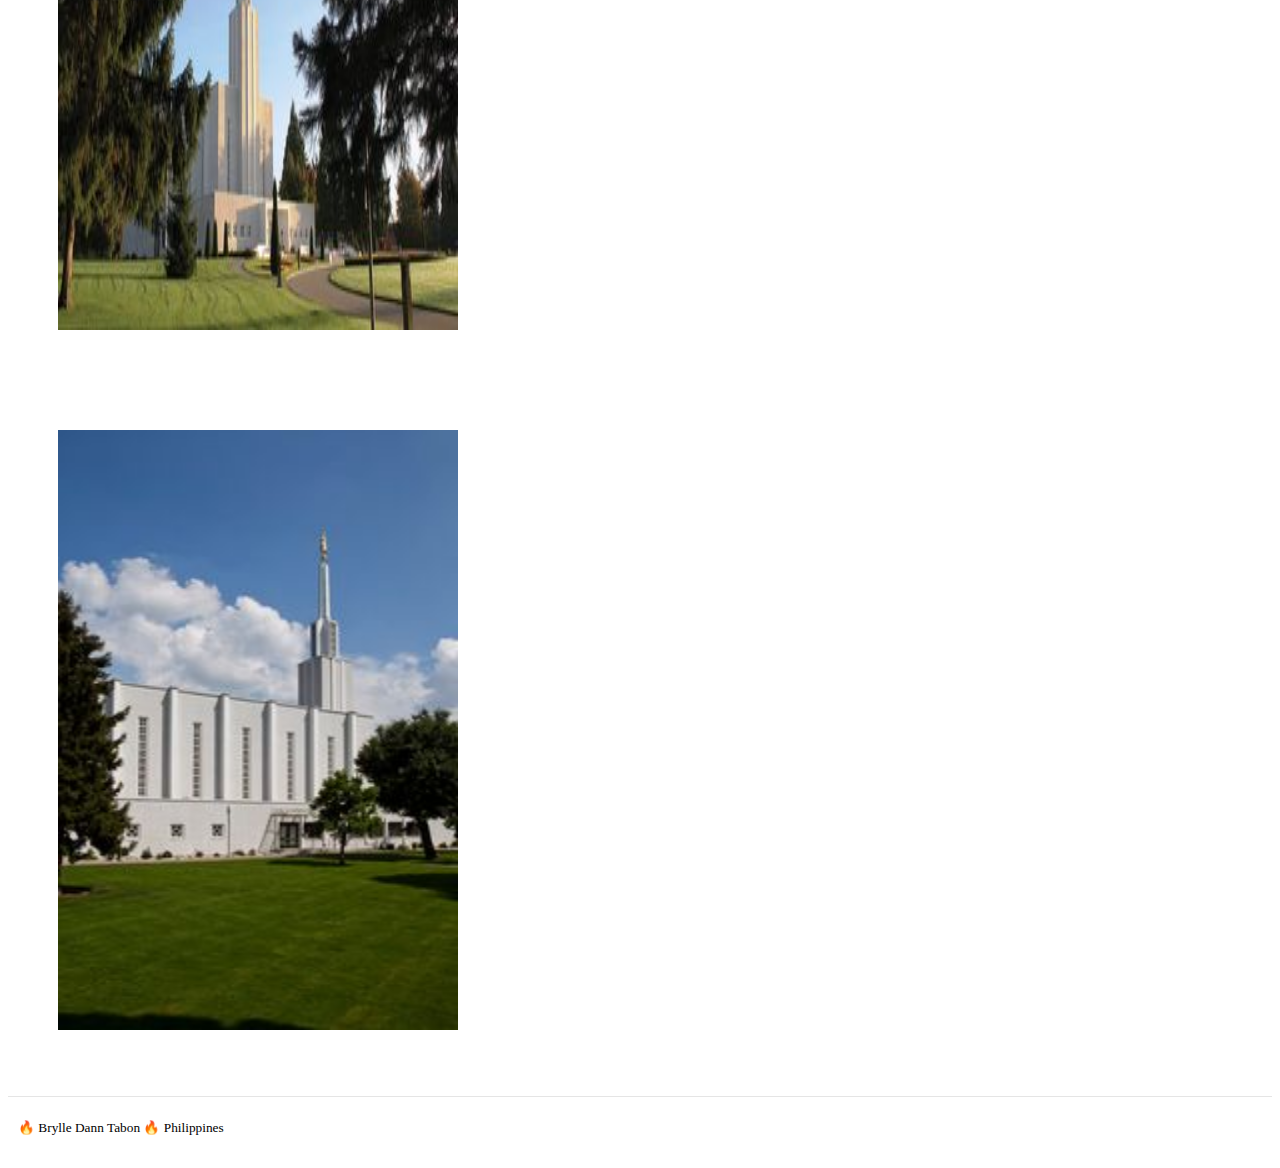
<file: week03/lazyload.html>
<!DOCTYPE html>
<html lang="en">
<head>
    <meta charset="UTF-8">
    <meta name="viewport" content="width=device-width, initial-scale=1.0">
    <title>Lazy Load</title>
    <link rel="stylesheet" href="styles/lazyload.css">
</head>
<body>
    <header>
        <h1>Lazy load</h1>
    </header>

    <main>
        <img src="images/img1.jpeg" alt="img1" loading="lazy">
        <img src="images/img2.jpeg" alt="img2" loading="lazy">
        <img src="images/img3.jpeg" alt="img3" loading="lazy">
        <img src="images/img4.jpeg" alt="img4" loading="lazy">
        <img src="images/img5.jpeg" alt="img5" loading="lazy">
        <img src="images/img6.jpeg" alt="img6" loading="lazy">
    </main>

    <footer>
        <p><span id="copyrightYear"></span> 🔥 Brylle Dann Tabon 🔥 Philippines</p>
        <p><span id="lastModified"></span></p>
    </footer>
</body>
</html>
</file>
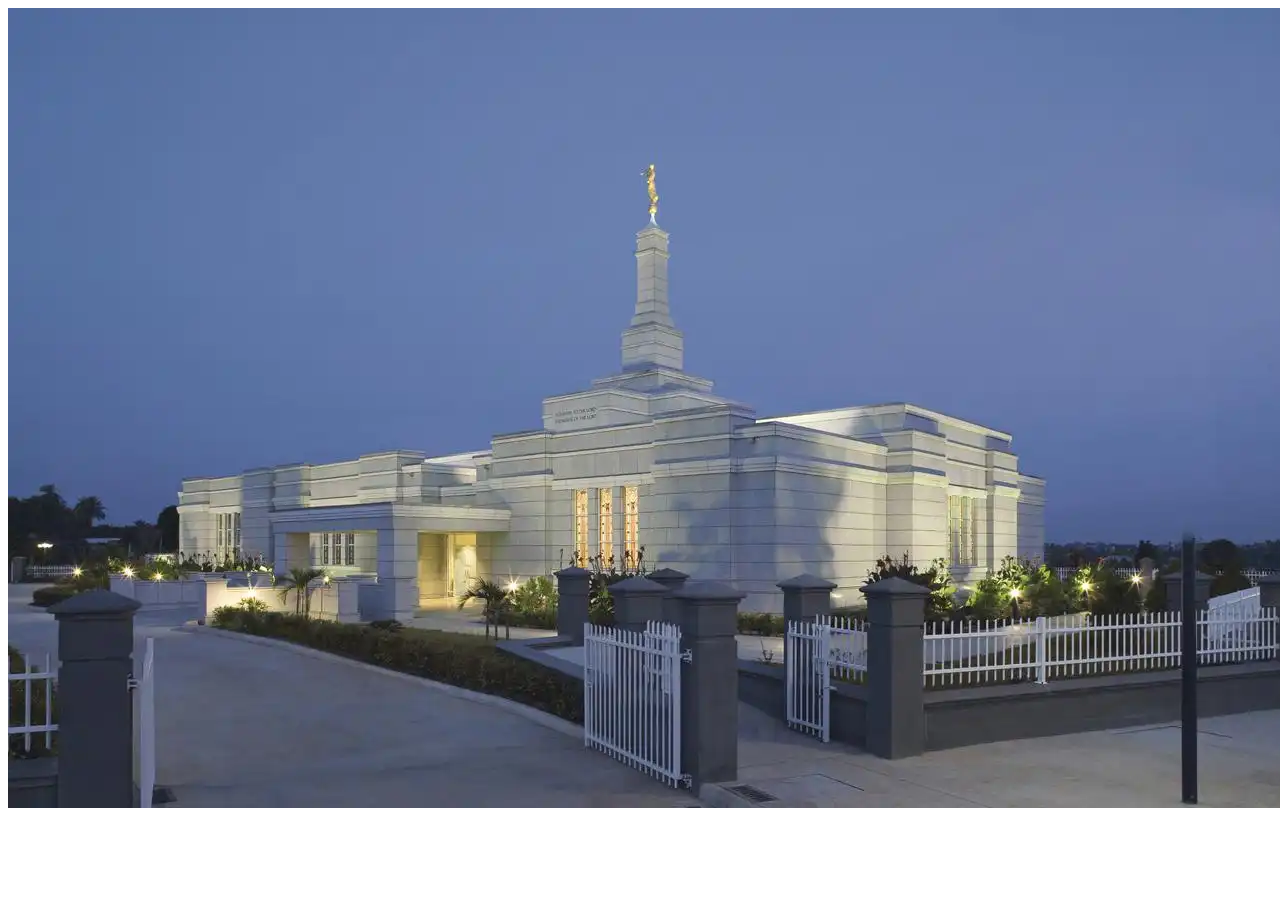
<file: week03/responsive-images.html>
<!DOCTYPE html>
<html lang="en">
<head>
    <meta charset="UTF-8">
    <meta name="viewport" content="width=device-width, initial-scale=1.0">
    <title>Responsive Images</title>
    <meta name="author" content="Brylle Dann Tabon">
    <meta name="description" content="Responsive Images">
</head>
<body>
    <header>

    </header>

    <main>
        <div class="hero">
            <picture>
                <source srcset="images/large-img.webp" media="(min-width: 1100px)">
                <source srcset="images/medium-size.webp" media="(min-width: 600px)">
                <img src="images/small-size.webp" alt="small image" style="width: auto;">
            </picture>
        </div>
    </main>

    <footer>

    </footer>
</body>
</html>
</file>
<file: week01/styles/base.css>
.name{
    display: flex;
    margin:auto;
}

.country{
    display: flex;
    margin-top: 10px;
}

nav{
    display: flex;
    justify-content: space-around;
}

nav li{
    padding: 5px;
}

nav a{
    text-decoration: none;
    font-family: "Roboto", sans-serif;
    font-weight: 400;   
    transition: background-color 0.3s ease;
    color: blue;
    padding: 5px;
    border-radius: 10px;
    
}

nav a:hover {
    color: #ffffff;
    background-color:blue;
    padding: 5px;

}

header h1 {
    background-color: hsl(240, 70%, 31%);
    color: white;
    font-family: "Roboto", sans-serif;
    font-weight: 400;
    font-style: normal;
    text-align: center;
    display: inline-block;
    width: 100%;
}

header .name {
    color: yellow;
    display: inline-block;
}

.card h2 {
    background-color: hsl(240, 70%, 31%);
    color: white;
    font-family: "Roboto", sans-serif;
    font-weight: 400;
    font-style: normal;
    text-align: center;
}

.card h3{
    font-family: "Roboto", sans-serif;
    font-weight: 400;
    font-style: normal;
    text-align: center;
    border-bottom: 1px solid gray;
    padding-bottom: 0.5rem;
    display: block;
    height: 2rem;
    margin: auto;
    width: 50%;
}

.card a{
    font-family: "Roboto", sans-serif;
    font-weight: 400;
}


.card {
    margin-left: 20px;
    margin-right: 20px;
    border: 1px solid #ccc;
    border-radius: 10px;
    padding: 20px;
}

p {
    font-family: "Roboto", sans-serif;
    font-weight: 400;
    padding: 10px;
}

.container{
    display: flex;
    flex-wrap: wrap;
    justify-content: space-around;
}


.card {
    flex: 45%;
    margin: 10px;
    padding: 1rem;
}

.card {
    flex: 1;
  }
  
  .card:first-child {
    flex: 2;
  }

footer {
    background-color: hsl(240, 70%, 31%);
}

footer p {
    color: white;
    text-align: center;
}

main {
    max-width: fit-content;
    margin: 0 auto;
}
</file>
<file: styles/form.css>
main{
	width: 50%;
	border: solid black 1px;
	background-color: rgb(242, 232, 215);
	padding: 10px;
	box-sizing: border-box;
	padding-top: 30px;
}

header h1 {
	font-family: "Roboto", sans-serif;
	font-weight: 100;
	font-style: normal;
	width: 50%;
	text-align: center;
	background-color: hsl(240, 70%, 31%);
	color: white;
	padding: 20px;
	box-sizing: border-box;
}

label {
	font-family: "Roboto", sans-serif;
	font-weight: 400;
	font-style: normal;
}



select[id='product-name'] {
	width: 100%;
	padding-left: 10px;
	height: 50px;
	margin-bottom: 40px;
	font-size: 18px;
}

input[type='date']{
	height: 50px;
	width: 97%;
	font-size: 18px;
	padding-left: 10px;
	margin-bottom: 40px;
}

.feature {
	margin-bottom: 40px;
}

.feature label {
	font-family: "Roboto", sans-serif;
	font-weight: 400;
	font-style: normal;
	
}

textarea {
	width: 99%;
	height: 100px;
	margin-bottom: 40px
}

input[id='userName']{
	height: 44px;
	width: 99%;
	margin-bottom: 40px;
}

input[type='submit']{
	height: 44px;
	width: 100%;
	font-family: "Roboto", sans-serif;
	font-weight: bold;
	font-style: normal;
	font-size: 20px;
	background-color: rgb(255, 255, 255);
}

input[type='submit']:hover{
	height: 44px;
	width: 100%;
	font-family: "Roboto", sans-serif;
	font-weight: bold;
	font-style: normal;
	font-size: 20px;
	background-color: hsl(240, 70%, 31%);
	color: white;
}

main span {
	color: blue;
}

/* stars */
input[type="radio"] {
	display: none;
	position: relative;
	
}

.stars {
	display: flex;
	flex-direction: row-reverse;
	justify-content: left;
	margin-bottom: 40px;
	width: 100%;
	justify-content: space-around;
}

.stars > label {
	color: rgb(46, 0, 211);
	width: 30px;
	height: 30px;
	font-size: 2rem;
	margin-left: 5px;
	display: flex;
	align-items: center;
}

.stars > label:hover {
	color: #1e0081;
}

.stars > label::after {
	content: "\2606";
}

.stars input:checked ~ label::after {
	content: "\2605";
}


footer {
    background-color: hsl(240, 70%, 31%);
    font-family: "Poppins", sans-serif;
    font-weight: 10;
	width: 50%;
}

footer p {
    color: white;
    text-align: center;
}
</file>
<file: styles/place.css>
:root {
    --primary-color: rgb(0, 0, 154);
    --secondary-color: rgb(198, 0, 0);
}

header {
    background-color: var(--primary-color);
    color: white;
    margin: 0;
    text-align: center;
    width: 100%; /**/
}

header h1 {
    font-family: "Roboto", sans-serif;
    font-weight: 100;
    font-style: normal;
    font-size: 100px;
    padding: 50px;
    margin: 0;
}

header h1::after {
    content: " ☀️";
    font-size: inherit;
    padding-left: 10px;
}

.header-with-image h2 img {
    position: absolute;
    width: 50px;
    height: 50px;
}

.empty-space {
    background-color: var(--secondary-color);
    padding: 20px;
}

.hero-image {
    position: relative;
    width: 100%;
    height: 100vh;
    overflow: hidden;
}


.hero-image img {
    width: 100%;
    height: 100%;
    object-fit:cover;
    margin: 0;
}


.hero-image aside {
    position: absolute;
    width: 300px;
    background-color: rgba(255, 255, 255, 0.8);
    padding: 10px;
    box-sizing: border-box;
}

.hero-image aside:first-of-type {
    top: 20px;
    left: 20px;
}

.hero-image aside:last-of-type {
    bottom: 20px;
    right: 20px;
}

footer {
    background-color: var(--primary-color);
    color: white;
    text-align: center;
    margin: 0%;
    padding: 10px;
    width: 100%;
}

.data-card > div:first-child {
    font-weight: bold;
    text-align: left;
}
.data-card p {
    text-align: right;
    padding-left: 20px;
}

.second-div p{
    text-align: left;
}

.data-card {
    width: 300px;
    border-radius: 8px;
    position: relative;
    padding-top: 60px;
    display: flex;
}
  
aside h2 {
    background-color: #d5da47;
    color: white;
    margin: 0;
    padding: 10px 15px;
    position: relative;
    top: 20px;
    left: -20px;
    border-radius: 4px;
    box-shadow: 0 2px 4px rgba(0,0,0,0.2);
    color: black;
    width: 250px;
    text-align: center;
    box-sizing: border-box;
    height: 60px;
    font-family: "Roboto", sans-serif;
    font-weight: 100;
    font-style: normal;
}

aside {
    font-family: "Roboto", sans-serif;
    font-weight: 400;
    font-style: normal;
}

footer {
    font-family: "Roboto", sans-serif;
    font-weight: 100;
    font-style: normal;
}

.weather-icon {
    display:none;
}
</file>
<file: styles/place-small-view.css>
@media (max-width: 700px) {

    .header-with-image .weather-icon {
      display: block;
      width: 100px;
      height: 100px;
      margin: 0;
      align-items: center;
      margin-top: 10px;
    }

    .hero-image {
      height: auto;
    }
  
    .hero-image aside {
      width: 100%;
      margin: 0;
      left: 0;
      right: 0;
      position: static;
    }
  
    .hero-image aside:first-of-type {
      box-sizing: border-box;
      height: fit-content;
      bottom: 0%;
    }
  
    .hero-image aside:last-of-type {
      bottom: 0px;
      box-sizing: border-box;
    }

    .hero-image img {
      height: 180vh;
    }
  
    header h1 {
      font-size: 50px;
      padding: 20px;
    }
  
    .header-with-image img {
      width: 30px;
      height: 30px;
      display: none;
    }
  
    .data-card {
      width: 100%;
      display: flex;
      margin: 0;
    }

    .data-card div {
      width: 100%;
    }
  
    .data-card p {
    text-align: right;
    }

   .second-div p{
      text-align: left;
    }
    
    aside h2 {
      left: 0;
      width: 100%;
      margin: 0;
    }
  
    .empty-space {
      padding: 10px;
    }

    aside:last-child{
      margin: 0;
      width: 100%;
    }

    aside:first-child {
      margin: 0;
      left: 0;
      right: 0;
      width: 100%;
    }

    .header-with-image {
      display: flex;
      align-items: center;
      justify-content: center;
    }

    .weather-icon {
      display: block;
      width: 100px;
      height: 100px;
      margin: auto;
    }

    .header-with-image {
      display: flex;
      flex-direction: column;
      align-items: center;
      text-align: center;
    }
    
    .header-with-image h2 {
      margin-bottom: 10px;
    }
  }
</file>
<file: styles/place-wide-view.css>
@media (min-width: 701px) {
    .header-with-image .weather-icon {
        display: none;
      }
}
</file>
<file: styles/temples.css>
body {
    font-family: "Poppins", sans-serif;
    margin: 0;
    padding: 0;
}

nav ul {
    display: flex;
    justify-content: space-around;
    background-color: wheat;
    padding: 2rem;
    margin: 0;
    list-style-type: none;
}

nav a {
    text-decoration: none;
    font-size: large;
    font-family: "Poppins", sans-serif;
    font-weight: 700;
    font-style: normal;
}

nav a:hover {
    color: #ffffff;
    background-color: gray;
    padding: 5px;
}

header h1 {
    background-color: hsl(240, 70%, 31%);
    color: white;
    text-align: center;
    width: 100%;
    padding: 3rem;
    margin: 0;
    font-family: "Poppins", sans-serif;
    font-weight: 400;
}

footer {
    background-color: hsl(240, 70%, 31%);
    font-family: "Poppins", sans-serif;
    font-weight: 10;
}

footer p {
    color: white;
    text-align: center;
}

.templeImages {
    display: grid;
    gap: 1rem;
}

.templeImages figure {
    margin: 0;
}

.templeImages img {
    width: 100%;
    height: auto;
}

.templeImages figcaption {
    text-align: center;
    margin-top: 8px;
}

h2 {
    text-align: center;
    font-weight: 300;
}

main {
    max-width: 1200px;
    margin: 0 auto;
    padding: 1rem;
}

/* Mobile view */
@media (max-width: 600px) {
    .menu-icon {
        display: block;
        position: absolute;
       
        font-size: 2rem;
        cursor: pointer;
        color: white;

        top: 3rem;
        left: 1rem;
    }

    nav ul {
        display: none;
        flex-direction: column;
        width: 100%;
        padding: 0;
        background-color: wheat;
        text-align: center;
    }

    nav.open ul {
        display: flex;
    }
}
</file>
<file: styles/temples-large.css>
/* Tablet and desktop view */
@media (min-width: 601px) {
    .menu-icon {
        display: none;
    }

    .templeImages {
        grid-template-columns: repeat(3, 1fr);
    }
}
</file>
<file: project/siteplan.css>
* {
  font-family: "Poppins", sans-serif;
  font-weight: 400;
  font-style: normal;

}

.secondImg {
  position: relative;
  left: 300px;
  bottom: 250px;
}
.firstImg{
  position: relative;
  left: 100px;
  top: 40px;
}

div {
  border: solid gray 2px;
  margin: 20px;
  padding: 10px;
  background-color: hsla(0, 0%, 0%, 0.878);
  color: white;
  border-color: hsl(45, 100%, 69%);
  
}

div h3 {
  color: hsl(45, 100%, 69%);
}
</file>
<file: week02/styles/bom.css>
* {
	margin: 0;
	padding: 0;
}

body {
	height: 100vh;
	display: flex;
	flex-direction: column;
	align-items: center;
	justify-content: center;
	font-family: Acme, Arial, sans-serif;
}

h1 {
	font-size: 1.5rem;
}

main {
	margin: 1rem auto;
	border: 1px solid rgba(0, 0, 0, 0.1);
	padding: 1rem;
	background-color: #ddd;
	display: flex;
	flex-direction: column;
}

input,
button {
	padding: 0.5rem;
}

button {
	margin: 0.5rem;
}

.delete {
	width: fit-content;
}

.input {
	display: flex;
	gap: 1rem;
}

.list {
	padding: 0.5rem;
}

ul {
	margin: 1rem;
	list-style: none;
}

li {
	display: flex;
	align-items: center;
	justify-content: space-between;
}

@media only screen and (min-width: 32.5em) {
	h1 {
		font-size: 2rem;
	}

	main {
		width: 320px;
	}
}
</file>
<file: week02/styles/media-query.css>
main, footer, header{
    max-width: 649px;
    margin: 1rem auto;
    border: 1px solid #9e9e9e;
    padding: 5px;
    background-color: rgba(172, 172, 255, 0.697);
}

main {
    display: grid;
    grid-template-columns: 1fr 1fr;
    grid-gap: 1rem;
}

body {
    font-family: "Roboto", sans-serif;
    font-weight: 400;
    font-style: normal;
}

section {
    background-color: white;
    border: 1px solid #b4b4b4;
    padding: 1rem;
    margin: 1rem 0;
}
</file>
<file: week02/styles/media-query-large.css>
@media screen and (min-width: 500px){
    header{
        background-color: black;
        color: white;
    }
}
</file>
<file: week02/styles/temples.css>
body {
    font-family: "Poppins", sans-serif;
    margin: 0;
    padding: 0;
}

nav ul {
    display: flex;
    justify-content: space-around;
    background-color: wheat;
    padding: 2rem;
    margin: 0;
    list-style-type: none;
}

nav a {
    text-decoration: none;
    font-size: large;
    font-family: "Poppins", sans-serif;
    font-weight: 700;
    font-style: normal;
}

nav a:hover {
    color: #ffffff;
    background-color: gray;
    padding: 5px;
}

header h1 {
    background-color: hsl(240, 70%, 31%);
    color: white;
    text-align: center;
    width: 100%;
    padding: 3rem;
    margin: 0;
    font-family: "Poppins", sans-serif;
    font-weight: 400;
}

footer {
    background-color: hsl(240, 70%, 31%);
    font-family: "Poppins", sans-serif;
    font-weight: 10;
}

footer p {
    color: white;
    text-align: center;
}

.templeImages {
    display: grid;
    gap: 1rem;
}

.templeImages figure {
    margin: 0;
}

.templeImages img {
    width: 100%;
    height: auto;
}

.templeImages figcaption {
    text-align: center;
    margin-top: 8px;
}

h2 {
    text-align: center;
    font-weight: 300;
}

main {
    max-width: 1200px;
    margin: 0 auto;
    padding: 1rem;
}

/* Mobile view */
@media (max-width: 600px) {
    .menu-icon {
        display: block;
        position: absolute;
       
        font-size: 2rem;
        cursor: pointer;
        color: white;

        top: 3rem;
        left: 1rem;
    }

    nav ul {
        display: none;
        flex-direction: column;
        width: 100%;
        padding: 0;
        background-color: wheat;
        text-align: center;
    }

    nav.open ul {
        display: flex;
    }
}
</file>
<file: week02/styles/temples-large.css>
/* Tablet and desktop view */
@media (min-width: 601px) {
    .menu-icon {
        display: none;
    }

    .templeImages {
        grid-template-columns: repeat(3, 1fr);
    }
}
</file>
<file: week03/styles/design.css>
body {
	font-family: Roboto, helvetica, sans-serif;
}

header,
main,
footer {
	max-width: 760px;
	margin: 0 auto;
}

header div {
    text-align: center;
}

.banner {
	border: 1px solid #bbb;
    padding: 1rem;
    background-color: rgb(230, 243, 254);
    font-weight: 700;
	 word-break: break-word;
	text-align: center;
    
}

h1 {
	border-bottom: 1px solid rgba(0, 0, 0, 0.1);
}

main {
	display: grid;
    grid-template-columns: 1fr 1fr;
}

h2 {
	color: navy;
	text-align: left;
    grid-column: 1/ span 2;
}

article p {
	text-align: justify;
}

.callout {
	color: #000000;
	background-color: rgb(231, 231, 231);
    padding: 10px;
    grid-column: 1 / span 2;
}

footer {
	margin-top: 1rem;
	border-top: 1px solid rgba(0, 0, 0, 0.1);
	font-size: smaller;
	text-align: left;
    padding: 10px;
}
</file>
<file: week03/styles/lazyload.css>
main img{
    display: block;
    padding: 50px;
    width: 400px;
    height: 600px;
}

footer {
	margin-top: 1rem;
	border-top: 1px solid rgba(0, 0, 0, 0.1);
	font-size: smaller;
	text-align: left;
    padding: 10px;
}

/* main img {
    animation: fadeFromBlack 2s ease-in-out forwards;
} */

@keyframes fadeFromBlack {
    0% { opacity: 0; }
    100% { opacity: 1; }
  }
</file>
